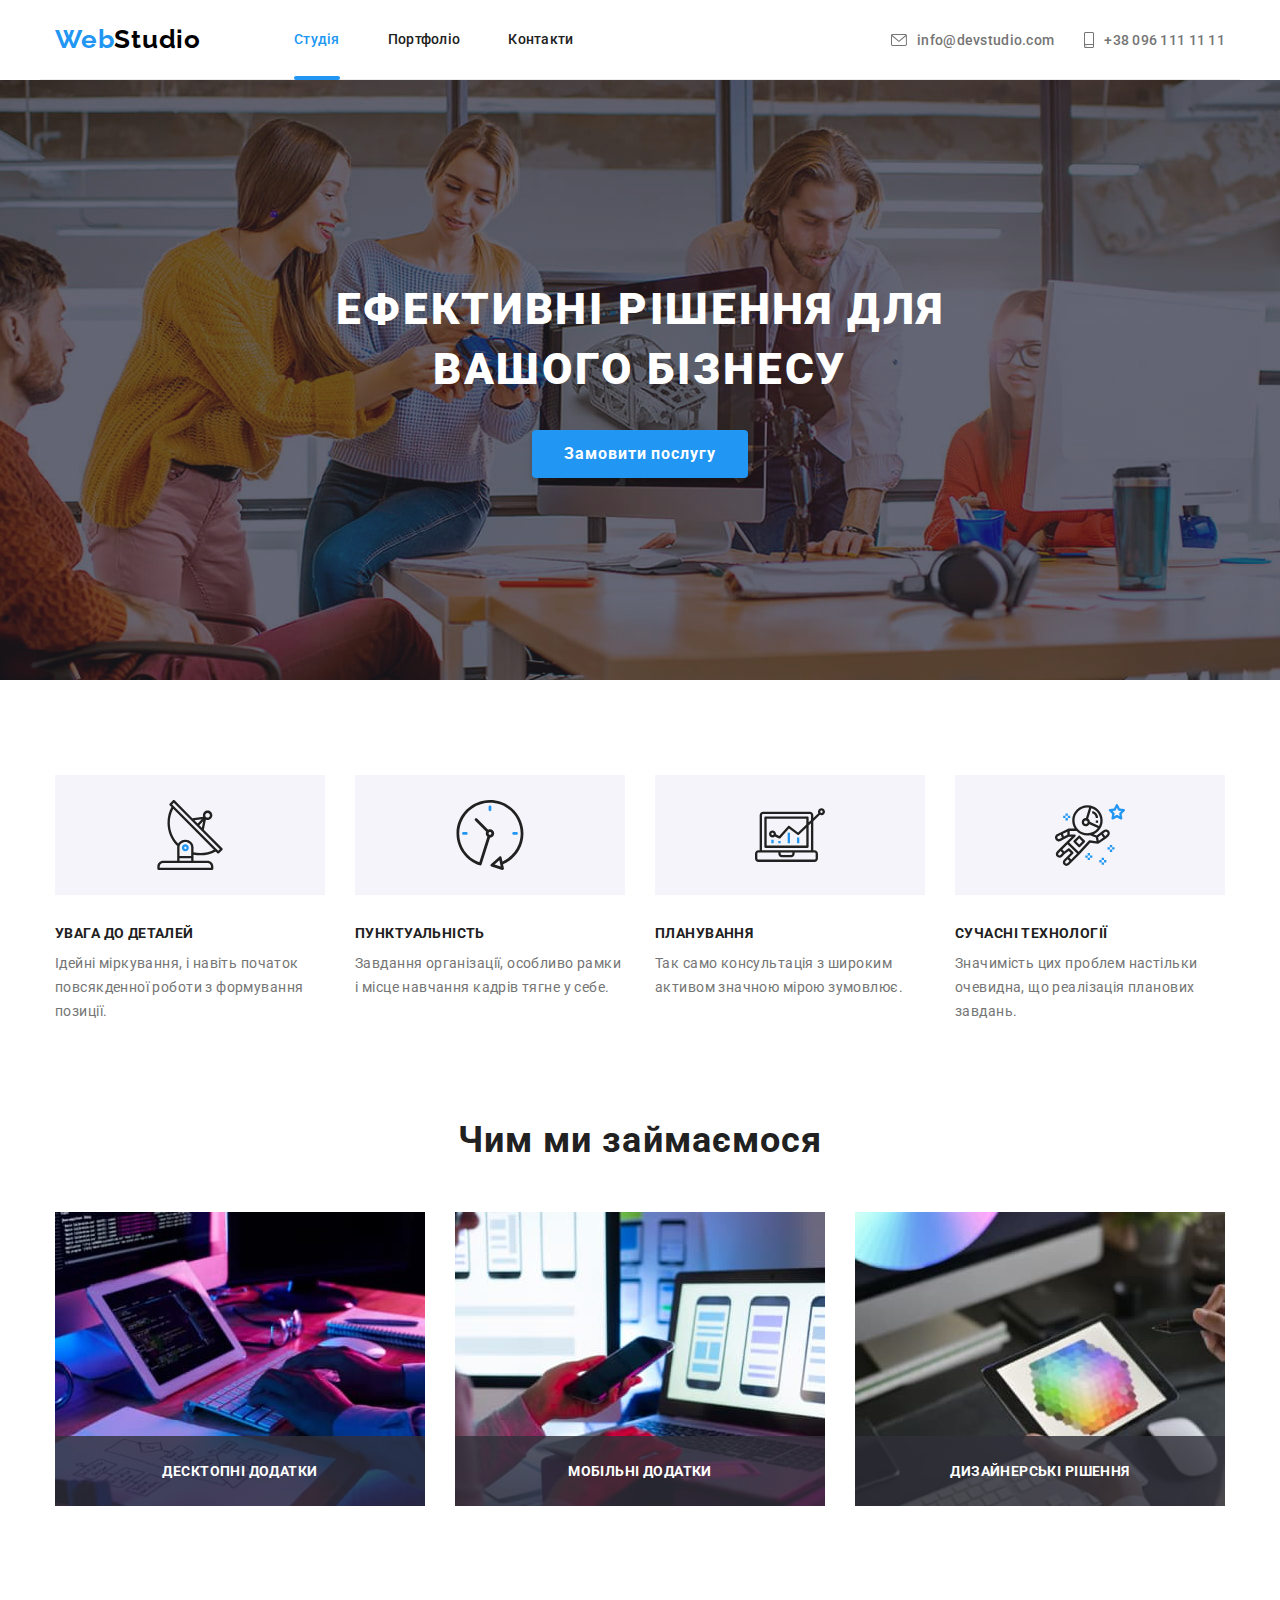
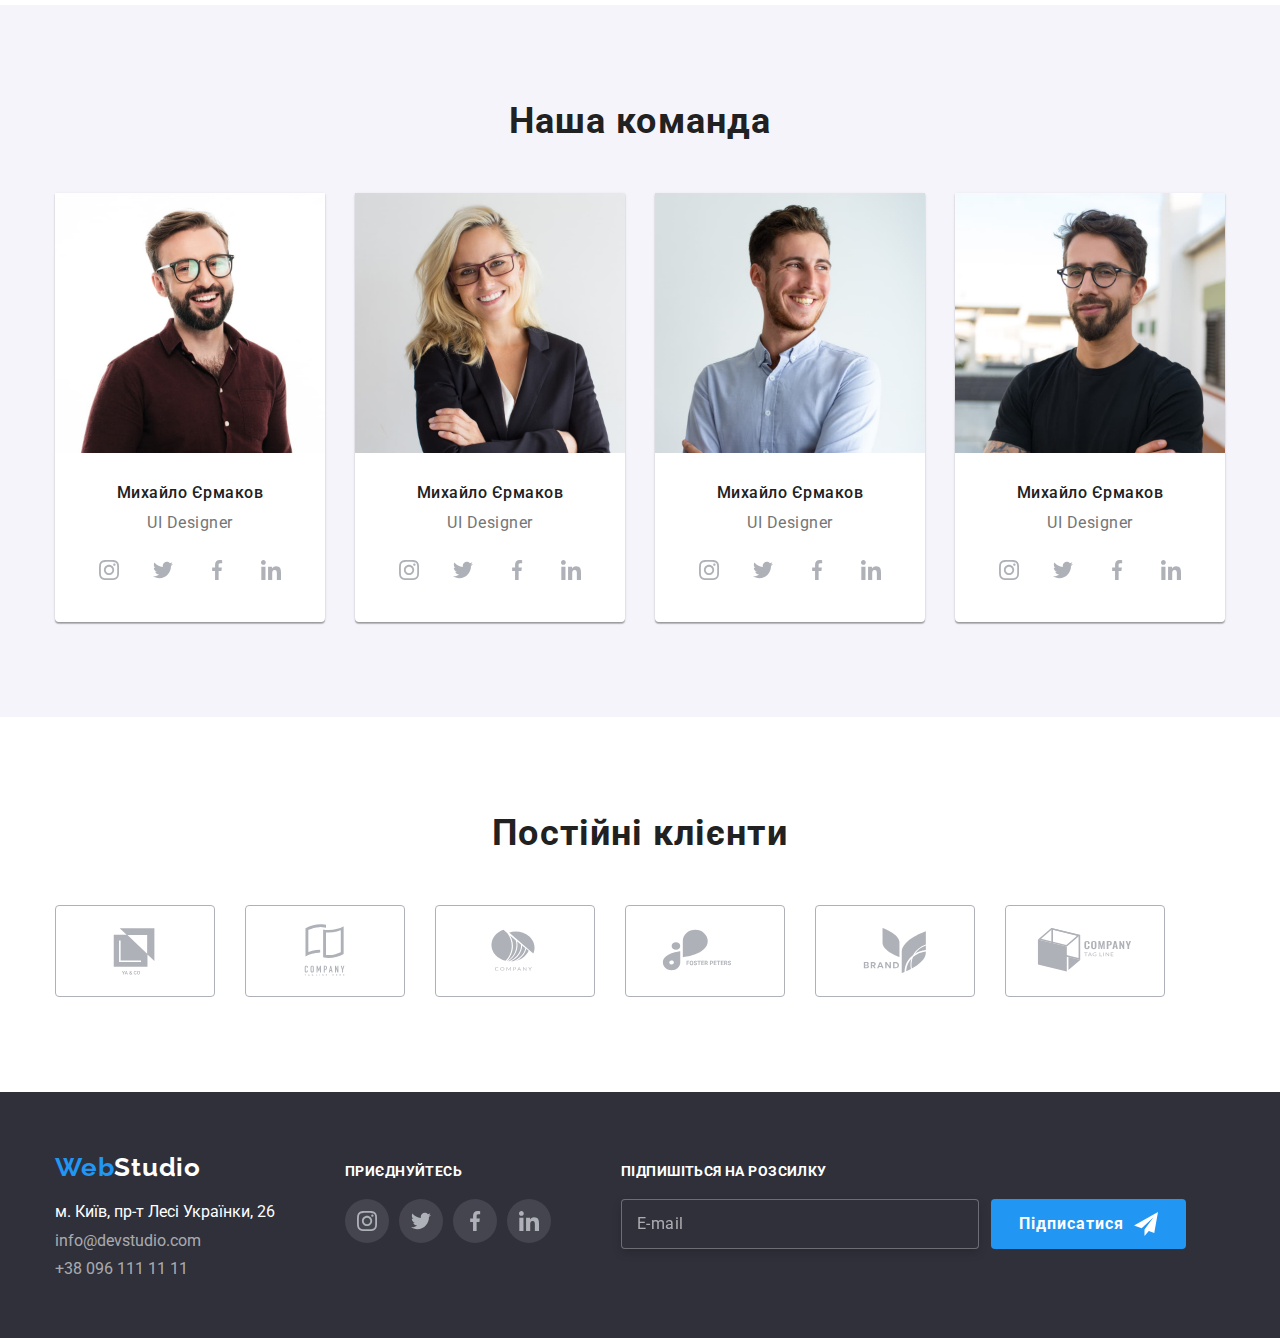
<file: index.html>
<!DOCTYPE html>
<html lang="en">

<head>
    <meta charset="UTF-8">
    <meta http-equiv="X-UA-Compatible" content="IE=edge">
    <meta name="viewport" content="width=device-width, initial-scale=1.0">
    <title>WebStudio</title>
    <link
        href="https://fonts.googleapis.com/css2?family=Raleway:wght@700&family=Roboto:wght@400;500;700;900&display=swap"
        rel="stylesheet">
    <link rel="stylesheet"
        href="https://cdnjs.cloudflare.com/ajax/libs/modern-normalize/1.1.0/modern-normalize.min.css">
    <link rel="stylesheet" href="./css/styles.css">
</head>

<body>
    <!-- Header  -->
    <header>
        <div class="header container">
            <nav class="navigation">
                <a href="./index.html" class="logo"> <span class="part-logo"> Web</span>Studio</a>

                <ul class="site-nav list">
                    <li class="nav-items"><a class="nav-link current-page" href="./index.html"> Студія</a></li>
                    <li class="nav-items"><a class="nav-link" href="./portfolio.html"> Портфоліо</a></li>
                    <li class="nav-items"><a class="nav-link" href=""> Контакти</a></li>
                </ul>
            </nav>
            <ul class="contacts list">
                <li class="contacts-item"> <a class="contacts-link" href="mailto:info@devstudio.com">
                        <svg class="header-icon" width="16" height="12">
                            <use href="./images/symbol-defs.svg#icon-mail"></use>
                        </svg> info@devstudio.com</a></li>
                <li class="contacts-item"> <a class="contacts-link" href="tel:+380961111111">
                        <svg class="header-icon" width="10" height="16">
                            <use href="./images/symbol-defs.svg#icon-smartphone"></use>
                        </svg>+38 096 111 11 11</a></li>
            </ul>
        </div>
    </header>


    <!-- Main -->
    <main>

        <!-- Hero -->
        <section class="hero">
            <div class="container">
                <div class="hero-wrapper">
                    <h1 class="hero-title">Ефективні рішення для вашого бізнесу</h1>
                    <button type="button" class="hero-button modal-button button" data-modal-open>Замовити
                        послугу</button>
                </div>
            </div>
        </section>


        <!-- Our adventages -->
        <section class="advantages section">
            <div class="container">
                <h2 class="section-title hide-title">Наші переваги:</h2>
                <ul class="advantages-list list">
                    <li class="advantages-item">
                        <div class="advantages-icon-box">
                            <svg width="70" height="70">
                                <use href="./images/symbol-defs.svg#icon-antena"></use>
                            </svg>
                        </div>
                        <h3 class="advantages-title">УВАГА ДО ДЕТАЛЕЙ</h3>
                        <p class="advantages-text">Ідейні міркування, і навіть початок повсякденної роботи з формування
                            позиції.</p>
                    </li>
                    <li class="advantages-item">
                        <div class="advantages-icon-box">
                            <svg width="70" height="70">
                                <use href="./images/symbol-defs.svg#icon-clock"></use>
                            </svg>
                        </div>
                        <h3 class="advantages-title">ПУНКТУАЛЬНІСТЬ</h3>
                        <p class="advantages-text">Завдання організації, особливо рамки і місце навчання кадрів тягне у
                            себе.</p>
                    </li>
                    <li class="advantages-item">
                        <div class="advantages-icon-box">
                            <svg width="70" height="70">
                                <use href="./images/symbol-defs.svg#icon-diagram"></use>
                            </svg>
                        </div>
                        <h3 class="advantages-title">ПЛАНУВАННЯ</h3>
                        <p class="advantages-text">Так само консультація з широким активом значною мірою зумовлює.</p>
                    </li>
                    <li class="advantages-item">
                        <div class="advantages-icon-box">
                            <svg width="70" height="70">
                                <use href="./images/symbol-defs.svg#icon-astronaut"></use>
                            </svg>
                        </div>
                        <h3 class="advantages-title">СУЧАСНІ ТЕХНОЛОГІЇ</h3>
                        <p class="advantages-text">Значимість цих проблем настільки очевидна, що реалізація планових
                            завдань.</p>
                    </li>
                </ul>
            </div>
        </section>

        <!-- So what we do? -->
        <section class="we-do section">
            <div class="container">
                <h2 class="section-title">Чим ми займаємося</h2>
                <ul class="we-do list">
                    <li class="we-do-item">
                        <div class="we-do-box">
                            <img class="we-do-img" src="./images/box1.jpg" alt="Creating" width="370" height="300">
                            <div class="overlay-text">
                                <p class="uppercase-text">Десктопні додатки</p>
                            </div>
                        </div>
                    </li>
                    <li class="we-do-item">
                        <div class="we-do-box">
                            <img class="we-do-img" src="./images/box2.jpg" alt="Testing" width="370" height="300">
                            <div class="overlay-text">
                                <p class="uppercase-text">Мобільні додатки</p>
                            </div>
                        </div>
                    </li>
                    <li class="we-do-item">
                        <div class="we-do-box">
                            <img class="we-do-img" src="./images/box3.jpg" alt="Making the best design" width="370"
                                height="300">
                            <div class="overlay-text">
                                <p class="uppercase-text">Дизайнерські рішення</p>
                            </div>
                        </div>
                    </li>
                </ul>
            </div>
        </section>

        <!-- Our team  -->
        <section class="section team">
            <div class="container">
                <h2 class="section-title">Наша команда</h2>
                <ul class="team-list list">
                    <li class="team-card">
                        <img src="./images/img1.jpg" alt="Worker 1" width="270" height="260">
                        <div class="team-naming">
                            <h3 class="worker-name">Михайло Єрмаков</h3>
                            <p class="worker-position">UI Designer</p>
                            <ul class="team social-list">
                                <li><a class="social-link" href="#"><svg width="20" height="20">
                                            <use href="./images/symbol-defs.svg#icon-instagram"></use>
                                        </svg></a></li>
                                <li><a class="social-link" href="#"><svg width="20" height="20">
                                            <use href="./images/symbol-defs.svg#icon-twitter"></use>
                                        </svg></a></li>
                                <li><a class="social-link" href="#"><svg width="20" height="20">
                                            <use href="./images/symbol-defs.svg#icon-facebook"></use>
                                        </svg></a></li>
                                <li><a class="social-link" href="#"><svg width="20" height="20">
                                            <use href="./images/symbol-defs.svg#icon-linkedin"></use>
                                        </svg></a></li>
                            </ul>
                        </div>
                    </li>

                    <li class="team-card">
                        <img src="./images/img2.jpg" alt="Worker 2" width="270" height="260">
                        <div class="team-naming">
                            <h3 class="worker-name">Михайло Єрмаков</h3>
                            <p class="worker-position">UI Designer</p>
                            <ul class="team social-list">
                                <li><a class="social-link" href="#"><svg width="20" height="20">
                                            <use href="./images/symbol-defs.svg#icon-instagram"></use>
                                        </svg></a></li>
                                <li><a class="social-link" href="#"><svg width="20" height="20">
                                            <use href="./images/symbol-defs.svg#icon-twitter"></use>
                                        </svg></a></li>
                                <li><a class="social-link" href="#"><svg width="20" height="20">
                                            <use href="./images/symbol-defs.svg#icon-facebook"></use>
                                        </svg></a></li>
                                <li><a class="social-link" href="#"><svg width="20" height="20">
                                            <use href="./images/symbol-defs.svg#icon-linkedin"></use>
                                        </svg></a></li>
                            </ul>
                        </div>
                    </li>

                    <li class="team-card">
                        <img src="./images/img3.jpg" alt="Worker 3" width="270" height="260">
                        <div class="team-naming">
                            <h3 class="worker-name">Михайло Єрмаков</h3>
                            <p class="worker-position">UI Designer</p>
                            <ul class="team social-list">
                                <li><a class="social-link" href="#"><svg width="20" height="20">
                                            <use href="./images/symbol-defs.svg#icon-instagram"></use>
                                        </svg></a></li>
                                <li><a class="social-link" href="#"><svg width="20" height="20">
                                            <use href="./images/symbol-defs.svg#icon-twitter"></use>
                                        </svg></a></li>
                                <li><a class="social-link" href="#"><svg width="20" height="20">
                                            <use href="./images/symbol-defs.svg#icon-facebook"></use>
                                        </svg></a></li>
                                <li><a class="social-link" href="#"><svg width="20" height="20">
                                            <use href="./images/symbol-defs.svg#icon-linkedin"></use>
                                        </svg></a></li>
                            </ul>
                        </div>
                    </li>

                    <li class="team-card">
                        <img src="./images/img4.jpg" alt="Worker 4" width="270" height="260">
                        <div class="team-naming">
                            <h3 class="worker-name">Михайло Єрмаков</h3>
                            <p class="worker-position">UI Designer</p>
                            <ul class="team social-list">
                                <li><a class="social-link" href="#"><svg width="20" height="20">
                                            <use href="./images/symbol-defs.svg#icon-instagram"></use>
                                        </svg></a></li>
                                <li><a class="social-link" href="#"><svg width="20" height="20">
                                            <use href="./images/symbol-defs.svg#icon-twitter"></use>
                                        </svg></a></li>
                                <li><a class="social-link" href="#"><svg width="20" height="20">
                                            <use href="./images/symbol-defs.svg#icon-facebook"></use>
                                        </svg></a></li>
                                <li><a class="social-link" href="#"><svg width="20" height="20">
                                            <use href="./images/symbol-defs.svg#icon-linkedin"></use>
                                        </svg></a></li>
                            </ul>
                        </div>
                    </li>
                </ul>
            </div>
        </section>

        <!-- Our clients -->
        <section class="clients section">
            <div class="container">
                <h2 class="section-title title">Постійні клієнти</h2>
                <ul class="clients-list">
                    <li class="clients-item"><a class="clients-link" href="#"><svg class="clients-icon" width="106"
                                height="60">
                                <use href="./images/symbol-defs.svg#icon-logo"></use>
                            </svg></a></li>
                    <li class="clients-item"><a class="clients-link" href="#"><svg class="clients-icon" width="106"
                                height="60">
                                <use href="./images/symbol-defs.svg#icon-logo-comp"></use>
                            </svg></a></li>
                    <li class="clients-item"><a class="clients-link" href="#"><svg class="clients-icon" width="106"
                                height="60">
                                <use href="./images/symbol-defs.svg#icon-logo-company"></use>
                            </svg></a></li>
                    <li class="clients-item"><a class="clients-link" href="#"><svg class="clients-icon" width="106"
                                height="60">
                                <use href="./images/symbol-defs.svg#icon-logo-foster"></use>
                            </svg></a></li>
                    <li class="clients-item"><a class="clients-link" href="#"><svg class="clients-icon" width="106"
                                height="60">
                                <use href="./images/symbol-defs.svg#icon-logo-brand"></use>
                            </svg></a></li>
                    <li class="clients-item"><a class="clients-link" href="#"><svg class="clients-icon" width="106"
                                height="60">
                                <use href="./images/symbol-defs.svg#icon-logo-tag"></use>
                            </svg></a></li>
                </ul>
            </div>
        </section>
    </main>

    <!-- Footer -->
    <footer>
        <div class="footer container">
            <div class="adress-box">
                <a href="./index.html" class="footer logo"> <span class="part-logo"> Web</span>Studio</a>
                <address>
                    <ul class="footer-contacts list">
                        <li class="footer-contacts-item">
                            <a class="footer-adress-link"
                                href="https://www.google.com/maps/place/%D0%B1%D1%83%D0%BB%D1%8C%D0%B2%D0%B0%D1%80+%D0%9B%D0%B5%D1%81%
                D1%96+%D0%A3%D0%BA%D1%80%D0%B0%D1%97%D0%BD%D0%BA%D0%B8,+26,+%D0%9A%D0%B8%D1%97%D0%B2,+02000/@50.4265807,30.
                5383858,17z/data=!3m1!4b1!4m5!3m4!1s0x40d4cf0e033ecbe9:0x57a4dffefec77da0!8m2!3d50.4265807!4d30.5383858" target="_blank"
                                rel="noopener noreferrer">
                                м. Київ, пр-т Лесі Українки, 26</a>
                        </li>

                        <li class="footer-contacts-item">
                            <a class="footer-contacts-link" href="mailto:info@devstudio.com">info@devstudio.com</a>
                        </li>

                        <li class="footer-contacts-item">
                            <a class="footer-contacts-link" href="tel:+380961111111">+38 096 111 11 11</a>
                        </li>
                    </ul>
                </address>
            </div>
            <div class="footer-social">
                <h3 class="social-title uppercase-text">Приєднуйтесь</h3>
                <ul class="footer social-list">
                    <li><a class="social-link" href="#"><svg width="20" height="20">
                                <use href="./images/symbol-defs.svg#icon-instagram"></use>
                            </svg></a></li>
                    <li><a class="social-link" href="#"><svg width="20" height="20">
                                <use href="./images/symbol-defs.svg#icon-twitter"></use>
                            </svg></a></li>
                    <li><a class="social-link" href="#"><svg width="20" height="20">
                                <use href="./images/symbol-defs.svg#icon-facebook"></use>
                            </svg></a></li>
                    <li><a class="social-link" href="#"><svg width="20" height="20">
                                <use href="./images/symbol-defs.svg#icon-linkedin"></use>
                            </svg></a></li>
                </ul>
            </div>

            <div class="footer-subscribe">
                <h3 class="subscribe-title uppercase-text">Підпишіться на розсилку</h3>
                <form class="subscribe-form">
                    <input class="subscribe-input " type="email" name="email" placeholder="E-mail" required>
                    <button class="subscribe-button button " type="submit">
                        <span> Підписатися</span>
                        <svg class="subscribe-icon" width="24" height="24">
                            <use href="./images/symbol-defs.svg#icon-subscribe"></use>
                        </svg>
                    </button>
                </form>
            </div>

        </div>
    </footer>

    <!-- Modal form -->

    <div class="backdrop is-hidden" data-modal>
        <div class="modal">
            <button class="modal-close" data-modal-close>
                <svg class="close-icon" width="11" height="11">
                    <use href="./images/symbol-defs.svg#icon-close-modal"></use>
                </svg>
            </button>


            <!-- Form  -->

            <form class="form">
                <p class="form-title"> Залиште свої дані, ми вам передзвонимо</p>
                <label class="label" for="form-name">
                    <span class="label-text"> І'мя </span>
                </label>
                <div class="field">
                    <input class="field-input input" type="text" name="name" required id="form-name">
                    <svg class="field-icon" width="12" height="12">
                        <use href="./images/symbol-defs.svg#icon-form-name"></use>
                    </svg>
                </div>

                <label class="label" for="form-tel">
                    <span class="label-text"> Телефон </span>
                </label>
                <div class="field">
                    <input class="field-input input" type="tel" name="tel" required id="form-tel">
                    <svg class="field-icon" width="13" height="13">
                        <use href="./images/symbol-defs.svg#icon-form-tel"></use>
                    </svg>
                </div>

                <label class="label" for="form-mail">
                    <span class="label-text">Пошта</span>
                </label>
                <div class="field">
                    <input class="field-input input" type="email" name="mail" required id="form-mail">
                    <svg class="field-icon" width="15" height="12">
                        <use href="./images/symbol-defs.svg#icon-form-mail"></use>
                    </svg>
                </div>

                <label class="label" for="form-comment">
                    <span class="label-text">Коментар</span>
                </label>
                <textarea class="input-comment input" id="form-comment" name="input-comment"
                placeholder="Введіть текст"></textarea>


                <label class="privacy">
                    <input class="privacy-input is-hidden" type="checkbox">
                    <span class="privacy-wrapp">
                        <svg class="privacy-icon" width="16" height="15">
                            <use href="./images/symbol-defs.svg#icon-form-checkbox-checked"></use>
                        </svg>
                    </span>
                    <span class="privacy-text">
                        Погоджуюся з розсилкою та приймаю
                        <a class="privacy-link" href="#">Умови договору</a>
                    </span>
                </label>


                <button type="submit" class="form-button button"> Відправити </button>
            </form>

        </div>
    </div>
    <script src="./js/modal.js"></script>

</body>

</html>
</file>
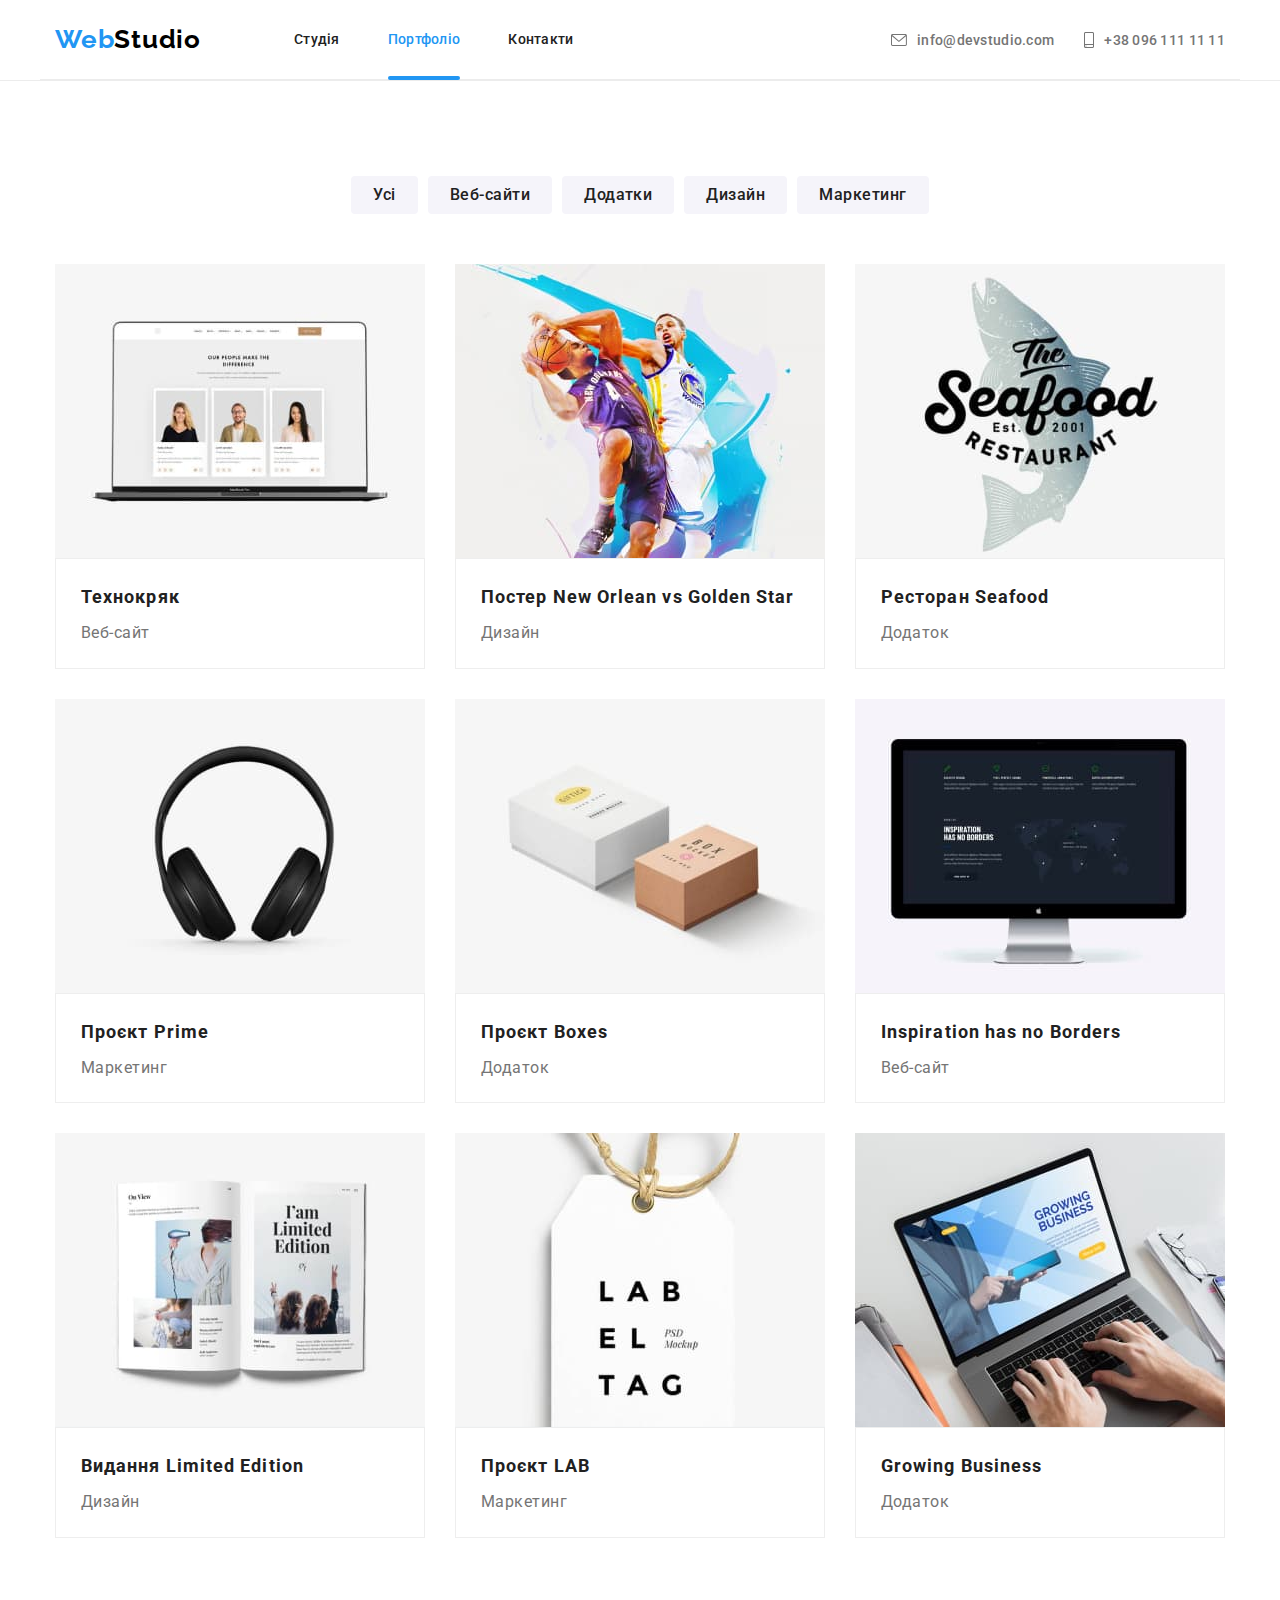
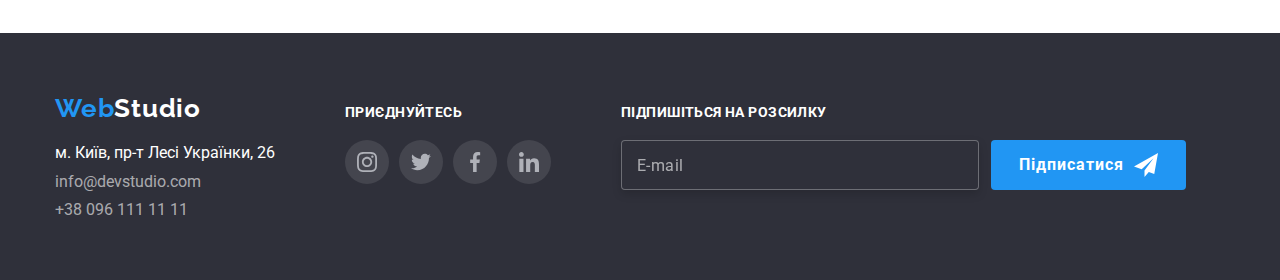
<file: portfolio.html>
<!DOCTYPE html>
<html lang="en">

<head>
    <meta charset="UTF-8">
    <meta http-equiv="X-UA-Compatible" content="IE=edge">
    <meta name="viewport" content="width=device-width, initial-scale=1.0">
    <title>WebStudio</title>
    <link
        href="https://fonts.googleapis.com/css2?family=Raleway:wght@700&family=Roboto:wght@400;500;700;900&display=swap"
        rel="stylesheet">
    <link rel="stylesheet"
        href="https://cdnjs.cloudflare.com/ajax/libs/modern-normalize/1.1.0/modern-normalize.min.css">
    <link rel="stylesheet" href="./css/styles.css">
</head>

<body>
    <!-- Header  -->
    <header class="header">
        <div class="header container">
            <nav class="navigation">
                <a href="./index.html" class="logo"> <span class="part-logo"> Web</span>Studio</a>

                <ul class="site-nav list">
                    <li class="nav-items"><a class="nav-link" href="./index.html"> Студія</a></li>
                    <li class="nav-items"><a class="nav-link current-page" href="./portfolio.html"> Портфоліо</a></li>
                    <li class="nav-items"><a class="nav-link" href=""> Контакти</a></li>
                </ul>
            </nav>
            <ul class="contacts list">
                <li class="contacts-item"> <a class="contacts-link" href="mailto:info@devstudio.com">
                        <svg class="header-icon" width="16" height="12">
                            <use href="./images/symbol-defs.svg#icon-mail"></use>
                        </svg> info@devstudio.com</a></li>
                <li class="contacts-item"> <a class="contacts-link" href="tel:+380961111111">
                        <svg class="header-icon" width="10" height="16">
                            <use href="./images/symbol-defs.svg#icon-smartphone"></use>
                        </svg>+38 096 111 11 11</a></li>
            </ul>
        </div>
    </header>

    <!-- Main -->
    <main>
        <section class="examples-section">
            <div class="container examples-container">
                <h1 class="hide-title"> Наші роботи:</h1>
                <div class="button-list-container">
                    <ul class="button-list list">
                        <li class="buttons-choose"><button type="button" class="example-button">Усі </button></li>
                        <li class="buttons-choose"><button type="button" class="example-button">Веб-сайти</button></li>
                        <li class="buttons-choose"><button type="button" class="example-button">Додатки</button></li>
                        <li class="buttons-choose"><button type="button" class="example-button">Дизайн</button></li>
                        <li class="buttons-choose"><button type="button" class="example-button">Маркетинг</button></li>
                    </ul>
                </div>
                <ul class="works-list list">
                    <li class="example-item">
                        <a class="example-link" href="#">
                            <div>
                                <div class="img-overlay">
                                    <img class="example-img" src="./images/work1.jpg" alt="Created web-site Tehnokriak"
                                        width="370" height="300">
                                    <div class="overlay-wrapp">
                                        <p>Ресурс пропонує комплексні пропозиції з різним рівнем функціоналу та
                                            сервісів. Все це дозволить відвідувачу отримати вичерпні відомості про
                                            компанію чи приватну особу.</p>
                                    </div>
                                </div>

                                <div class="example-text">
                                    <h2 class="example-name">Технокряк</h2>
                                    <p class="example-type">Веб-сайт</p>
                                </div>
                            </div>
                        </a>
                    </li>

                    <li class="example-item">
                        <a class="example-link" href="#">
                            <div>
                                <div class="img-overlay">
                                    <img class="example-img" src="./images/work2.jpg"
                                        alt='Designed poster "New Orlean vs Golden Star" ' width="370" height="300">
                                    <div class="overlay-wrapp">
                                        <p>Ресурс пропонує комплексні пропозиції з різним рівнем функціоналу та
                                            сервісів. Все це дозволить відвідувачу отримати вичерпні відомості про
                                            компанію чи приватну особу.</p>
                                    </div>
                                </div>
                                <div class="example-text">
                                    <h2 class="example-name">Постер New Orlean vs Golden Star</h2>
                                    <p class="example-type">Дизайн</p>
                                </div>
                            </div>
                        </a>
                    </li>

                    <li class="example-item">
                        <a class="example-link" href="#">
                            <div>
                                <div class="img-overlay">
                                    <img class="example-img" src="./images/work3.jpg" alt="Worker 3" width="370"
                                        height="300">
                                    <div class="overlay-wrapp">
                                        <p>Ресурс пропонує комплексні пропозиції з різним рівнем функціоналу та
                                            сервісів. Все це дозволить відвідувачу отримати вичерпні відомості про
                                            компанію чи приватну особу.</p>
                                    </div>
                                </div>
                                <div class="example-text">
                                    <h2 class="example-name">Ресторан Seafood</h2>
                                    <p class="example-type">Додаток</p>
                                </div>
                            </div>
                        </a>
                    </li>

                    <li class="example-item">
                        <a class="example-link" href="#">
                            <div>
                                <div class="img-overlay">
                                    <img class="example-img" src="./images/work4.jpg" alt="Worker 4" width="370"
                                        height="300">
                                    <div class="overlay-wrapp">
                                        <p>Ресурс пропонує комплексні пропозиції з різним рівнем функціоналу та
                                            сервісів. Все це дозволить відвідувачу отримати вичерпні відомості про
                                            компанію чи приватну особу.</p>
                                    </div>
                                </div>
                                <div class="example-text">
                                    <h2 class="example-name">Проєкт Prime</h2>
                                    <p class="example-type">Маркетинг</p>
                                </div>
                            </div>
                        </a>
                    </li>

                    <li class="example-item">
                        <a class="example-link" href="#">
                            <div>
                                <div class="img-overlay">
                                    <img class="example-img" src="./images/work5.jpg" alt="Worker 1" width="370"
                                        height="300">
                                    <div class="overlay-wrapp">
                                        <p>Ресурс пропонує комплексні пропозиції з різним рівнем функціоналу та
                                            сервісів. Все це дозволить відвідувачу отримати вичерпні відомості про
                                            компанію чи приватну особу.</p>
                                    </div>
                                </div>
                                <div class="example-text">
                                    <h2 class="example-name">Проєкт Boxes</h2>
                                    <p class="example-type">Додаток</p>
                                </div>
                            </div>
                        </a>
                    </li>

                    <li class="example-item">
                        <a class="example-link" href="#">
                            <div>
                                <div class="img-overlay">
                                    <img class="example-img" src="./images/work6.jpg" alt="Worker 2" width="370"
                                        height="300">
                                    <div class="overlay-wrapp">
                                        <p>Ресурс пропонує комплексні пропозиції з різним рівнем функціоналу та
                                            сервісів. Все це дозволить відвідувачу отримати вичерпні відомості про
                                            компанію чи приватну особу.</p>
                                    </div>
                                </div>
                                <div class="example-text">
                                    <h2 class="example-name">Inspiration has no Borders</h2>
                                    <p class="example-type">Веб-сайт</p>
                                </div>
                            </div>
                        </a>
                    </li>

                    <li class="example-item">
                        <a class="example-link" href="#">
                            <div>
                                <div class="img-overlay">
                                    <img class="example-img" src="./images/work7.jpg" alt="Worker 3" width="370"
                                        height="300">
                                    <div class="overlay-wrapp">
                                        <p>Ресурс пропонує комплексні пропозиції з різним рівнем функціоналу та
                                            сервісів. Все це дозволить відвідувачу отримати вичерпні відомості про
                                            компанію чи приватну особу.</p>
                                    </div>
                                </div>
                                <div class="example-text">
                                    <h2 class="example-name">Видання Limited Edition</h2>
                                    <p class="example-type">Дизайн</p>
                                </div>
                            </div>
                        </a>
                    </li>

                    <li class="example-item">
                        <a class="example-link" href="#">
                            <div>
                                <div class="img-overlay">
                                    <img class="example-img" src="./images/work8.jpg" alt="Worker 4" width="370"
                                        height="300">
                                    <div class="overlay-wrapp">
                                        <p>Ресурс пропонує комплексні пропозиції з різним рівнем функціоналу та
                                            сервісів. Все це дозволить відвідувачу отримати вичерпні відомості про
                                            компанію чи приватну особу.</p>
                                    </div>
                                </div>
                                <div class="example-text">
                                    <h2 class="example-name">Проєкт LAB</h2>
                                    <p class="example-type">Маркетинг</p>
                                </div>
                            </div>
                        </a>
                    </li>

                    <li class="example-item">
                        <a class="example-link" href="#">
                            <div>
                                <div class="img-overlay">
                                    <img class="example-img" src="./images/work9.jpg" alt="Worker 4" width="370"
                                        height="300">
                                    <div class="overlay-wrapp">
                                        <p>Ресурс пропонує комплексні пропозиції з різним рівнем функціоналу та
                                            сервісів. Все це дозволить відвідувачу отримати вичерпні відомості про
                                            компанію чи приватну особу.</p>
                                    </div>
                                </div>
                                <div class="example-text">
                                    <h2 class="example-name">Growing Business</h2>
                                    <p class="example-type">Додаток</p>
                                </div>
                            </div>
                        </a>
                    </li>
                </ul>
            </div>
        </section>
    </main>

    <!-- Footer -->
    <footer>
        <div class="footer container">
            <div class="adress-box">
                <a href="./index.html" class="footer logo"> <span class="part-logo"> Web</span>Studio</a>
                <address>
                    <ul class="footer-contacts list">
                        <li class="footer-contacts-item">
                            <a class="footer-adress-link"
                                href="https://www.google.com/maps/place/%D0%B1%D1%83%D0%BB%D1%8C%D0%B2%D0%B0%D1%80+%D0%9B%D0%B5%D1%81%
                D1%96+%D0%A3%D0%BA%D1%80%D0%B0%D1%97%D0%BD%D0%BA%D0%B8,+26,+%D0%9A%D0%B8%D1%97%D0%B2,+02000/@50.4265807,30.
                5383858,17z/data=!3m1!4b1!4m5!3m4!1s0x40d4cf0e033ecbe9:0x57a4dffefec77da0!8m2!3d50.4265807!4d30.5383858" target="_blank"
                                rel="noopener noreferrer">
                                м. Київ, пр-т Лесі Українки, 26</a>
                        </li>

                        <li class="footer-contacts-item">
                            <a class="footer-contacts-link" href="mailto:info@devstudio.com">info@devstudio.com</a>
                        </li>

                        <li class="footer-contacts-item">
                            <a class="footer-contacts-link" href="tel:+380961111111">+38 096 111 11 11</a>
                        </li>
                    </ul>
                </address>
            </div>
            <div class="footer-social">
                <h3 class="social-title uppercase-text">Приєднуйтесь</h3>
                <ul class="footer social-list">
                    <li><a class="social-link" href="#"><svg width="20" height="20">
                                <use href="./images/symbol-defs.svg#icon-instagram"></use>
                            </svg></a></li>
                    <li><a class="social-link" href="#"><svg width="20" height="20">
                                <use href="./images/symbol-defs.svg#icon-twitter"></use>
                            </svg></a></li>
                    <li><a class="social-link" href="#"><svg width="20" height="20">
                                <use href="./images/symbol-defs.svg#icon-facebook"></use>
                            </svg></a></li>
                    <li><a class="social-link" href="#"><svg width="20" height="20">
                                <use href="./images/symbol-defs.svg#icon-linkedin"></use>
                            </svg></a></li>
                </ul>
            </div>

            <div class="footer-subscribe">
                <h3 class="subscribe-title uppercase-text">Підпишіться на розсилку</h3>
                <form class="subscribe-form">
                    <input class="subscribe-input " type="email" name="email" placeholder="E-mail" required>
                    <button class="subscribe-button button " type="submit">
                        <span> Підписатися</span>
                        <svg class="subscribe-icon" width="24" height="24">
                            <use href="./images/symbol-defs.svg#icon-subscribe"></use>
                        </svg>
                    </button>
                </form>
            </div>

        </div>
    </footer>

</body>

</html>
</file>
<file: css/styles.css>
:root {
   --primary-text-color: #757575;
   --title-text-color: #212121;
   --accent-color: #2196F3;
   --primary-background-color: #ffffff;
   --secondary-background-color: #F5F4FA;
   --background-hero-color: #2F303A;

   --cubic: cubic-bezier(0.4, 0, 0.2, 1);
}

/*  reseting styles */

ul {
   list-style: none;
   padding: 0;
   margin: 0;
}

button {
   cursor: pointer
}

a {
   text-decoration: none;
   color: inherit;
   margin: 0;
}

h1,
h2,
h3,
h4,
h5,
h6 {
   margin: 0;
}

p {
   margin: 0;
}

address {
   font-style: normal;
}

button {
   font-family: inherit;
   padding: 0;
   margin: 0;
}

img {
   display: block;
   max-width: 100%;
   height: auto;
}

.container {
   max-width: 1200px;
   padding: 0 15px;
   margin: 0 auto;
}


body {
   font-family: Roboto, sans-serif;
   font-style: normal;
   color: var(--primary-text-color)
}


/* Header styles */
.header {
   border-bottom: 1px solid #ECECEC;
}

.header.container {
   height: 80px;
   display: flex;
}

/* Logo styles */
.logo {
   text-decoration: none;
   display: flex;
   align-items: center;
   justify-content: center;

   font-family: 'Raleway';
   font-weight: 700;
   font-size: 26px;
   line-height: 1.2;
   letter-spacing: 0.03em;
   color: #000000;
   margin-top: auto;
   margin-bottom: auto;
}

.logo .part-logo {
   color: var(--accent-color);
}


/* Navigation styles */
.nav-link {
   font-family: 'Roboto';
   font-style: normal;
   font-weight: 500;
   font-size: 14px;
   line-height: 1.2;
   letter-spacing: 0.02em;
   color: var(--title-text-color);

   padding-top: 32px;
   padding-bottom: 32px;
}

.site-nav :hover,
.site-nav :focus {
   color: var(--accent-color);
}



.navigation {
   display: flex;
   align-items: center;
   justify-content: center;
}

.site-nav {
   display: flex;
   align-items: center;
   justify-content: center;
}

.site-nav {
   margin-left: 93px;
   gap: 48px;
}

.nav-items {
   flex-basis: calc((100% - 2 * 50px)/2);

}

.nav-link {
   display: inline-block;
   position: relative;
}

.nav-link::after {
   position: absolute;
   left: 0;
   bottom: 0;
   content: '';
   width: 100%;
   height: 4px;
   padding-top: 1px;

   border-radius: 2px;
   background-color: var(--accent-color);
   transform: scaleX(0);
   transition: transform 250ms var(--cubic) 0ms;
}

.nav-link:hover::after,
.nav-link:focus::after {
   transform: scaleX(1);
}

.current-page {
   color: var(--accent-color);
}

.current-page::after {
   transform: scaleX(1);
}




/* Header contacts styles */
.contacts.list {
   display: flex;

   align-items: center;
   justify-content: center;
   margin-left: auto;
}

.contacts-link {
   font-weight: 500;
   font-size: 14px;
   line-height: 16px;
   letter-spacing: 0.02em;
   margin-left: auto;

   color: var(--primary-text-color);
   transition: color 250ms var(--cubic);
}

.contacts-item {
   display: flex;
   align-items: center;
   margin-left: auto;
}

.contacts-item :hover,
.contacts-item :focus {
   color: var(--accent-color);
}

.contacts-link {
   display: flex;
   align-items: center;
   margin-left: 30px;
}

.header-icon {
   margin-right: 10px;
   align-items: center;
   fill: currentColor;
}


/* Main styles */

/* Hero styles */
.hero {
   max-width: 1600px;
   height: 600px;
   margin-left: auto;
   margin-right: auto;
   background-image: linear-gradient(rgba(47, 48, 58, 0.4),
         rgba(47, 48, 58, 0.4)),
      url(../images/hero-background.jpg);
   background-repeat: no-repeat;
   background-position: center;
}

.hero-title {
   font-weight: 900;
   font-size: 44px;
   line-height: 1.36;
   text-align: center;
   letter-spacing: 0.06em;
   text-transform: uppercase;
   color: #ffffff;

   margin-bottom: 30px;
}

.hero-wrapper {
   max-width: 700px;
   margin-left: auto;
   margin-right: auto;
   padding-top: 200px;
   padding-bottom: 200px;
}

.button {
   color: #ffffff;
   background-color: var(--accent-color);
   border: none;
   border-radius: 4px;

}

.hero-button {
   display: flex;
   padding: 10px 32px;
   margin-left: auto;
   margin-right: auto;

   box-shadow: 0px 4px 4px rgba(0, 0, 0, 0.15);

   font-family: Roboto, sans-serif;
   font-weight: 700;
   font-size: 16px;
   line-height: 1.8;
   letter-spacing: 0.06em;

   transition: color 250ms var(--cubic);
}

.hero-button:hover,
.hero-button:focus {
   cursor: pointer;
   color: #000000;
   background-color: #188CE8;
   /* background-color: #EEEEEE; */

}


/* Main styles */
.section-title {
   color: var(--title-text-color);
   font-weight: 700;
   font-size: 36px;
   line-height: 1.2;
   text-align: center;
   letter-spacing: 0.03em;

   margin-bottom: 50px;
}

.section {
   padding-top: 95px;
   padding-bottom: 95px;
}


/*  What we do section  */

.we-do.list {
   display: flex;
}

.we-do-box {
   position: relative;
   display: inline-block;
}

.we-do-item:nth-child(-n+2) {
   margin-right: 30px;
}

.overlay-text {
   position: absolute;
   display: flex;
   justify-content: center;
   align-items: center;
   bottom: 0;
   left: 0;
   width: 100%;
   height: 70px;
   background: rgba(47, 48, 58, 0.8);
}

.uppercase-text {
   font-weight: 700;
   font-size: 14px;
   line-height: 16px;
   letter-spacing: 0.03em;
   text-transform: uppercase;

   color: #FFFFFF;
}

/* "Our advantages" styles */
.advantages-title {
   color: var(--title-text-color);

   font-weight: 700;
   font-size: 14px;
   line-height: 1.2;
   letter-spacing: 0.03em;
   text-transform: uppercase;

   margin-bottom: 10px;
}

.advantages-item {
   width: 270px;
}

.advantages-icon-box {
   height: 120px;
   background-color: var(--secondary-background-color);
   margin-bottom: 30px;
   display: flex;
   justify-content: center;
   align-items: center;
}

.advantages-text {
   font-weight: 400;
   font-size: 14px;
   line-height: 1.71;
   letter-spacing: 0.03em;
}

.hide-title {
   position: absolute;
   white-space: nowrap;
   width: 1px;
   height: 1px;
   overflow: hidden;
   border: 0;
   padding: 0;
   clip: rect(0 0 0 0);
   clip-path: inset(50%);
   margin: -1px;
}

.advantages-list {
   display: flex;
}

.advantages-item:nth-child(-n+3) {
   margin-right: 30px;
}

.advantages.section {
   padding-bottom: 0;
}


/* "Our team"  styles */

.section.team {
   background-color: var(--secondary-background-color);
}

.team-card {
   background-color: var(--primary-background-color);
   box-shadow: 0px 1px 3px rgba(0, 0, 0, 0.12), 0px 1px 1px rgba(0, 0, 0, 0.14), 0px 2px 1px rgba(0, 0, 0, 0.2);
   border-radius: 0px 0px 4px 4px;
}

.worker-name {
   font-weight: 500;
   font-size: 16px;
   line-height: 1.2;
   letter-spacing: 0.03em;
   color: var(--title-text-color);
   margin-bottom: 10px;
}

.worker-position {
   font-weight: 400;
   font-size: 16px;
   line-height: 1.2;
   letter-spacing: 0.03em;
   margin-bottom: 16px;
}

.team-list {
   display: flex;
   gap: 30px;
   flex-basis: calc((100% - 3 * 30px)/4);
}

.team-naming {
   padding: 30px 32px;
   text-align: center;
}

.social-list {
   display: flex;
   justify-content: space-between;
}

.social-link {
   font-weight: 400;
   font-size: 14px;
   line-height: 1.71;
   letter-spacing: 0.03em;
   color: rgba(255, 255, 255, 0.6);

   display: flex;
   justify-content: center;
   align-items: center;
   width: 44px;
   height: 44px;
   border-radius: 50%;
   fill: #AFB1B8;

   transition: fill 250ms var(--cubic),
      background-color 250ms var(--cubic),
      border-radius 250ms var(--cubic);
}


/*         ------------------------------- */
.social-link:hover,
.social-link:focus {
   background-color: var(--accent-color);
   fill: var(--primary-background-color);
}


/* Clients styles */
.clients-list {
   display: flex;
   gap: 30px;
   flex-basis: calc((100% - 5 * 30px)/6);
}


.clients-link {
   display: flex;
   width: 160px;
   height: 92px;
   justify-content: center;
   align-items: center;
   border: 1px solid #AFB1B8;
   border-radius: 4px;
   fill: #AFB1B8;

   transition: fill 250ms var(--cubic);
}

.clients-link:focus,
.clients-link:hover {
   border: 1px solid var(--accent-color);
   fill: var(--accent-color);
}


/* Portfolio styles */

/* Buttons list */
.button-list {
   display: flex;
   justify-content: center;
   margin-bottom: 50px;
}

.buttons-choose:not(:last-child) {
   margin-right: 10px;
}

/* 
.button-list .button  */
.example-button {
   font-family: Roboto;
   background-color: var(--secondary-background-color);
   color: var(--title-text-color);
   font-weight: 500;
   font-size: 16px;
   line-height: 1.62;
   letter-spacing: 0.03em;
   border: none;
   border-radius: 4px;
   padding: 6px 22px;

   transition: color 250ms var(--cubic),
      background-color 250ms var(--cubic),
      box-shadow 250ms var(--cubic);
}


.example-button:hover,
.example-button:focus,
.example-button:active {
   color: var(--primary-background-color);
   background-color: var(--accent-color);
   box-shadow: 0px 4px 4px rgba(0, 0, 0, 0.25);
}

/* Examples  */
.examples-container {
   padding-top: 95px;
   padding-bottom: 95px;
}

.example-link {
   position: relative;
}

.example-item {
   position: relative;
   box-sizing: border-box;
   background-color: #FFFFFF;
   flex-basis: calc((100% - 2 * 30px)/3);
}

.img-overlay {
   position: relative;
   overflow: hidden;
}

.overlay-wrapp {
   font-size: 18px;
   line-height: 1.56;
   letter-spacing: 0.03em;
   color: #fff;

   position: absolute;
   display: flex;
   justify-content: center;
   align-items: center;
   background: rgba(33, 150, 243, 0.9);
   padding: 63px 24px;
   bottom: 0;
   width: 100%;
   height: 100%;

   transform: translateY(100%);
   transition: 250ms transform var(--cubic);

}

.example-link:focus .overlay-wrapp,
.example-item:hover .overlay-wrapp {
   transform: translateY(0);
}

.example-item:hover {
   box-shadow: 0px 1px 1px rgba(0, 0, 0, 0.12), 0px 4px 4px rgba(0, 0, 0, 0.06), 1px 4px 6px rgba(0, 0, 0, 0.16);
}

.example-text {
   padding: 20px 25px;
   border: 1px solid #EEEEEE;
}

.works-list {
   display: flex;
   flex-wrap: wrap;
   gap: 30px;
   justify-content: center;
}

.example-name {
   font-weight: 700;
   font-size: 18px;
   line-height: 2.0;
   letter-spacing: 0.06em;
   margin-bottom: 4px;
   color: var(--title-text-color);
}

.example-type {
   font-weight: 400;
   font-size: 16px;
   line-height: 1.8;
   letter-spacing: 0.03em;
   color: var(--primary-text-color);
}

/* Footer */
footer {
   background-color: var(--background-hero-color);
}

.footer.container {
   padding-top: 60px;
   padding-bottom: 60px;
}


/* Contacts styles */
.footer {
   display: flex;
   align-items: baseline;
   gap: 0;
}


.footer-social {
   width: 206px;
   height: 80px;
   margin-right: 70px;
   margin-left: 70px;
}

.social-title {
   margin-bottom: 20px;
}

.footer .social-link {
   background-color: rgba(255, 255, 255, 0.1);
   border-radius: 50%;
   transition: background-color 250ms var(--cubic),
      color 250ms var(--cubic);
}

.social-link:hover,
.social-link:focus {
   background-color: var(--accent-color);
}

.footer .logo {
   display: inline-block;
   color: #FFFFFF;
   margin-bottom: 20px;
}

.footer-adress-link {
   color: #FFFFFF;
   transition: color 250ms var(--cubic);
}

.footer-contacts-item:nth-child(-n+2) {
   margin-bottom: 10px;
}

.footer-contacts-link {
   color: rgba(255, 255, 255, 0.6);
   transition: color 250ms var(--cubic);
}

.footer-contacts-link:focus,
.footer-contacts-link:hover,
.footer-adress-link:hover,
.footer-adress-link:focus {
   color: var(--accent-color);
}


/* Footer-subscribe */
.subscribe-title {
   margin-bottom: 20px;
}

.subscribe-form {
   display: flex;
}

.subscribe-input {
   width: 358px;
   height: 50px;
   letter-spacing: 0.03em;
   color: var(--primary-background-color);
   background-color: var(--background-hero-color);
   filter: drop-shadow(0px 4px 4px rgba(0, 0, 0, 0.15));

   border: 1px solid rgba(255, 255, 255, 0.3);
   border-radius: 4px;
   padding: 15px;

   outline: transparent;

   font-size: 16px;
   line-height: 1.25;
   letter-spacing: 0.03em;

   color: rgba(255, 255, 255, 0.6);
}

.subscribe-input::placeholder{
   font-weight: 400;
font-size: 16px;
line-height: 1.25;
letter-spacing: 0.03em;

color: rgba(255, 255, 255, 0.6);

}

.subscribe-button {
   display: flex;
   align-items: center;
   text-align: center;

   font-weight: 700;
   font-size: 16px;
   line-height: 1.88;
   letter-spacing: 0.06em;
   color: #FFFFFF;

   margin-left: 12px;
   padding: 10px 28px;

}

.subscribe-icon {
   margin-left: 10px;
}


/* Modal window */
.backdrop {
   position: fixed;
   left: 0;
   bottom: 0;
   top: 0;
   right: 0;
   opacity: 1;
   transition: opacity 250ms var(--cubic);
   background-color: rgba(0, 0, 0, 0.2);

}

.is-hidden {
   visibility: hidden;
   opacity: 0;
   pointer-events: none;

}

.modal {
   position: absolute;
   width: 528px;
   height: 581px;
   top: 50%;
   padding: 40px;
   left: 50%;
   transform: translate(-50%, -50%) scale(1);
   background-color: #FFFFFF;
   box-shadow: 0px 1px 3px rgba(0, 0, 0, 0.12), 0px 1px 1px rgba(0, 0, 0, 0.14), 0px 2px 1px rgba(0, 0, 0, 0.2);
   border-radius: 4px;
   transition: transform 250ms var(--cubic);
}

.modal-close {
   cursor: pointer;
   position: absolute;
   width: 30px;
   height: 30px;
   display: flex;
   align-items: center;
   justify-content: center;
   right: 8px;
   top: 8px;
   padding: 0;
   border: 1px solid rgba(0, 0, 0, 0.1);
   border-radius: 50%;
   background-color: transparent;
   transition: fill 250ms var(--cubic);
}

.modal-close:hover,
.modal-close:focus {
   fill: var(--accent-color);
}

.backdrop.is-hidden .modal {
   transform: translate(-50%, -50%) scale(0);
}


/* Form styles */
.form-title {
   font-weight: 700;
   font-size: 20px;
   line-height: 1.15;
   text-align: center;
   letter-spacing: 0.03em;
   margin-bottom: 12px;

   color: var(--title-text-color);
}

.label {
   display: block;
}

.label-text {
   font-size: 12px;
   line-height: 1.6;
   letter-spacing: 0.01em;

   color: var(--primary-text-color);
}

.field {
   position: relative;
   margin-bottom: 10px;
}

.input {
   width: 100%;
   border: 1px solid rgba(33, 33, 33, 0.2);
   border-radius: 4px;
   outline: transparent;
   transition: border 250ms var(--cubic);
}

.input:focus {
   border-color: var(--accent-color);
}

.field-input {
   padding: 10px 15px 10px 32px;
}

.field-icon {
   position: absolute;
   left: 14px;
   top: 50%;
   transform: translateY(-50%);
   transition: fill 250ms var(--cubic);
}

.field-input:focus+.field-icon {
   fill: var(--accent-color);
}

.input-comment {
   padding: 12px 16px;
   height: 120px;
   resize: none;
   margin-bottom: 20px;

   font-size: 12px;
   line-height: 1.16;
   letter-spacing: 0.01em;

   color: rgba(117, 117, 117, 0.5);
}

::placeholder {
   font-size: 12px;
   line-height: 14px;
   letter-spacing: 0.01em;

   color: rgba(117, 117, 117, 0.5);
}


.privacy {
   display: flex;
   justify-content: center;
   align-items: center;
   margin-bottom: 30px;
}

.privacy-wrapp {
   display: flex;
   justify-content: center;
   align-items: center;
   width: 15px;
   height: 14px;
   border: 1px solid;
   border-radius: 2px;
   border-color: var(--title-text-color);
   transition: border-color 250ms var(--cubic);
}

.privacy-icon {
   opacity: 0;
   transition: opacity 250ms var(--cubic);
}

.privacy-input {
   position: absolute;
}

.privacy-input:checked+.privacy-wrapp {
   border-color: transparent;
}

.privacy-input:checked+.privacy-wrapp .privacy-icon {
   opacity: 1;
}

.privacy-link {
   font-size: 14px;
   line-height: 1.71;
   letter-spacing: 0.03em;
   text-decoration: underline;
   color: var(--accent-color);
}

.privacy-text {
   font-size: 14px;
   line-height: 1.71;
   letter-spacing: 0.03em;
   color: var(--primary-text-color);
   margin-left: 8px;

}


.form-button {
   display: flex;
   align-items: center;
   text-align: center;
   padding: 10px 52px;
   margin-left: auto;
   margin-right: auto;

   font-weight: 700;
   font-size: 16px;
   line-height: 1.88;
   letter-spacing: 0.06em;
}
</file>
